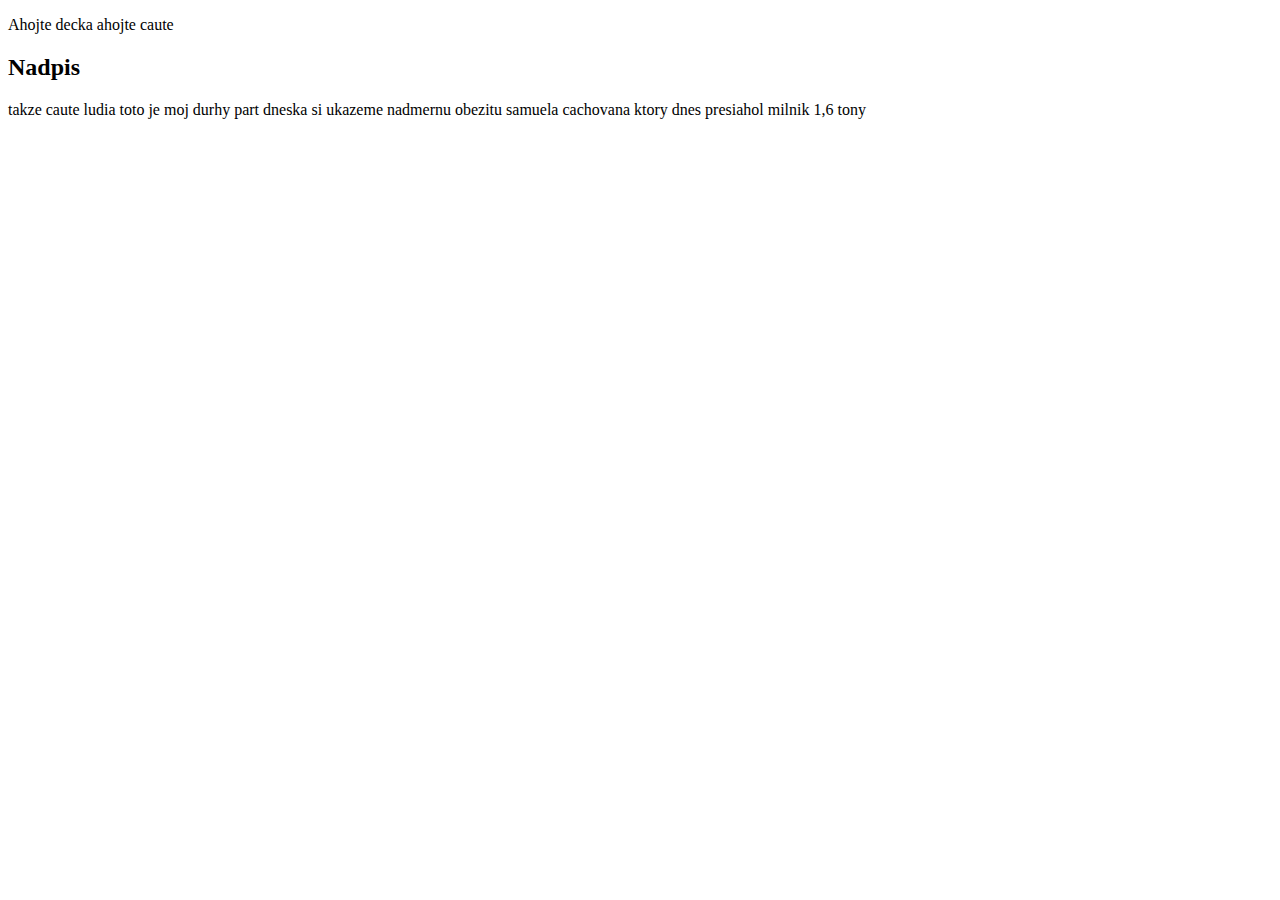
<file: 01_zakladna-struktura-stranky/02/index.html>
<!DOCTYPE html>
<html lang="en">
<head>
    <meta charset="UTF-8">
    <meta name="viewport" content="width=device-width, initial-scale=1.0">
    <title>Document</title>
</head>
<body>
<p> Ahojte decka ahojte caute
</p>

<h2>Nadpis</h2>

<p>takze caute ludia toto je moj durhy part dneska si ukazeme nadmernu obezitu samuela cachovana ktory dnes presiahol milnik 1,6 tony
</p>
    
</body>
</html>
</file>
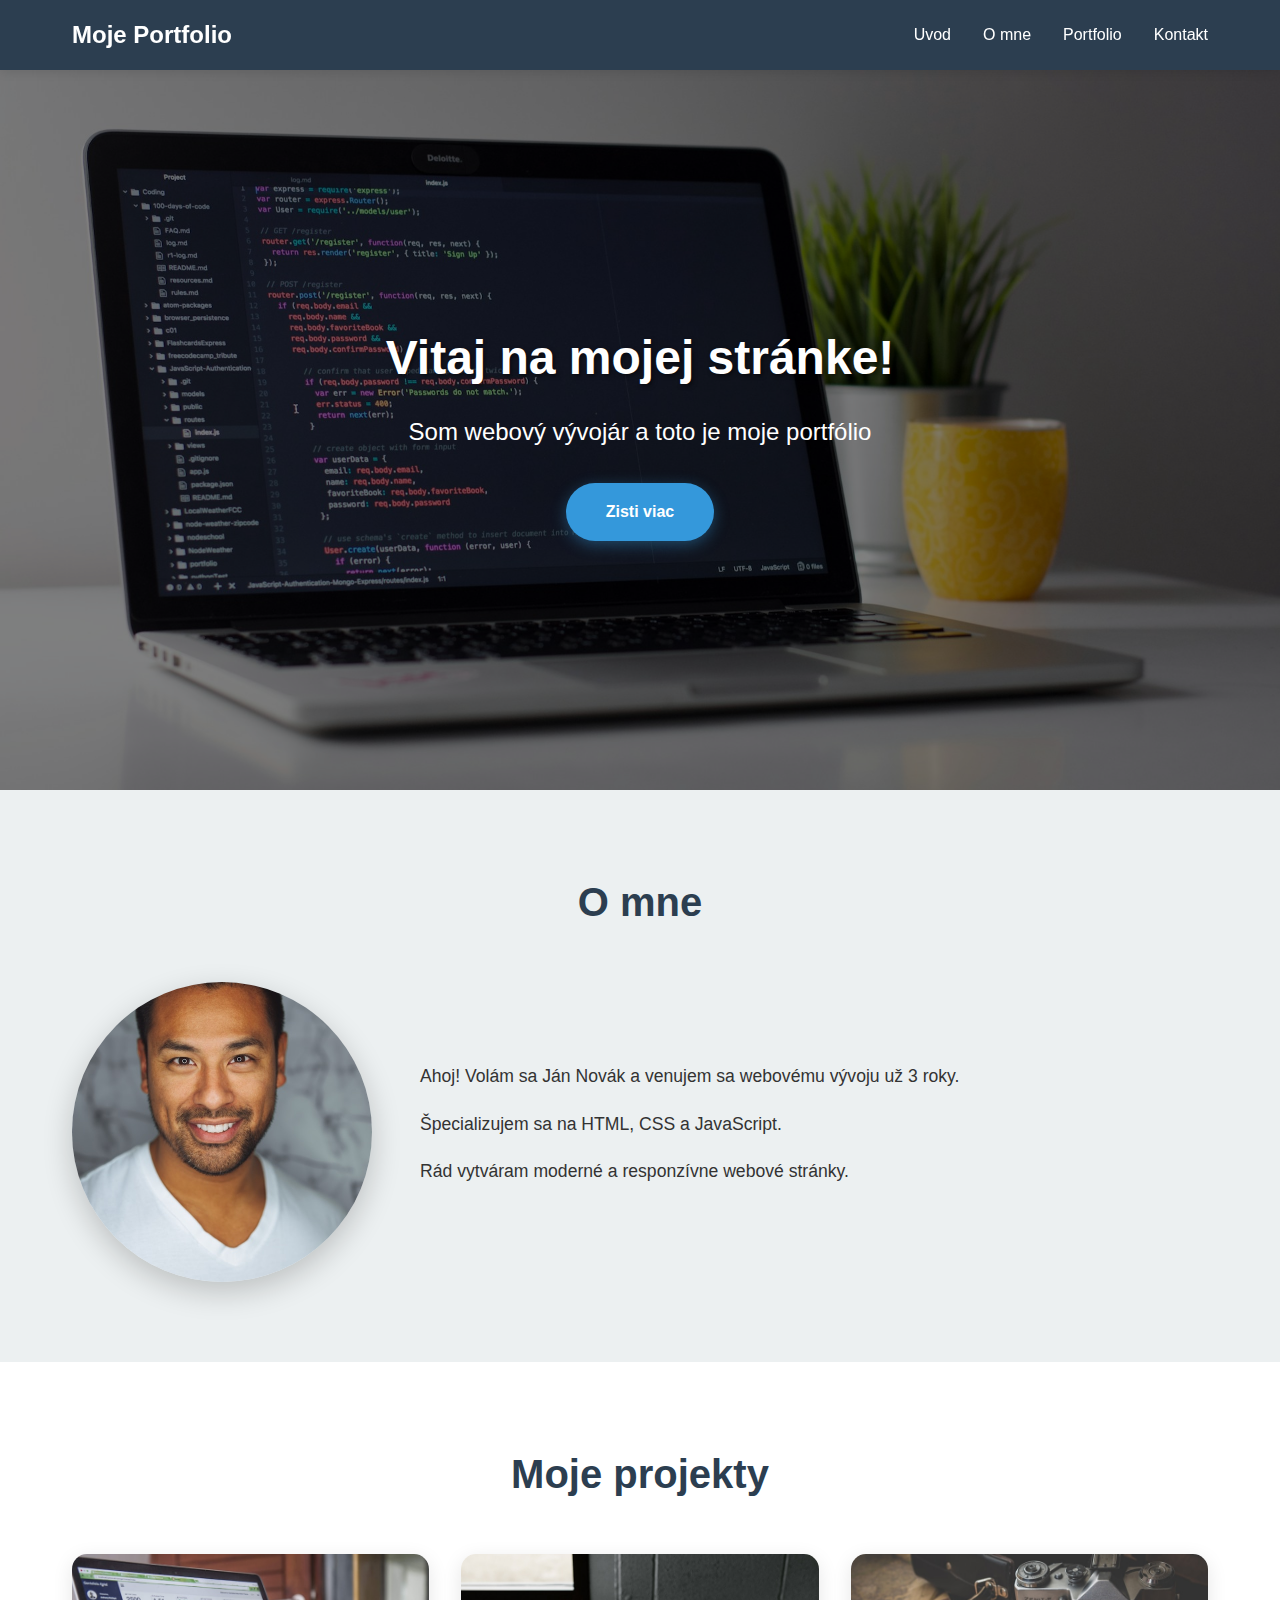
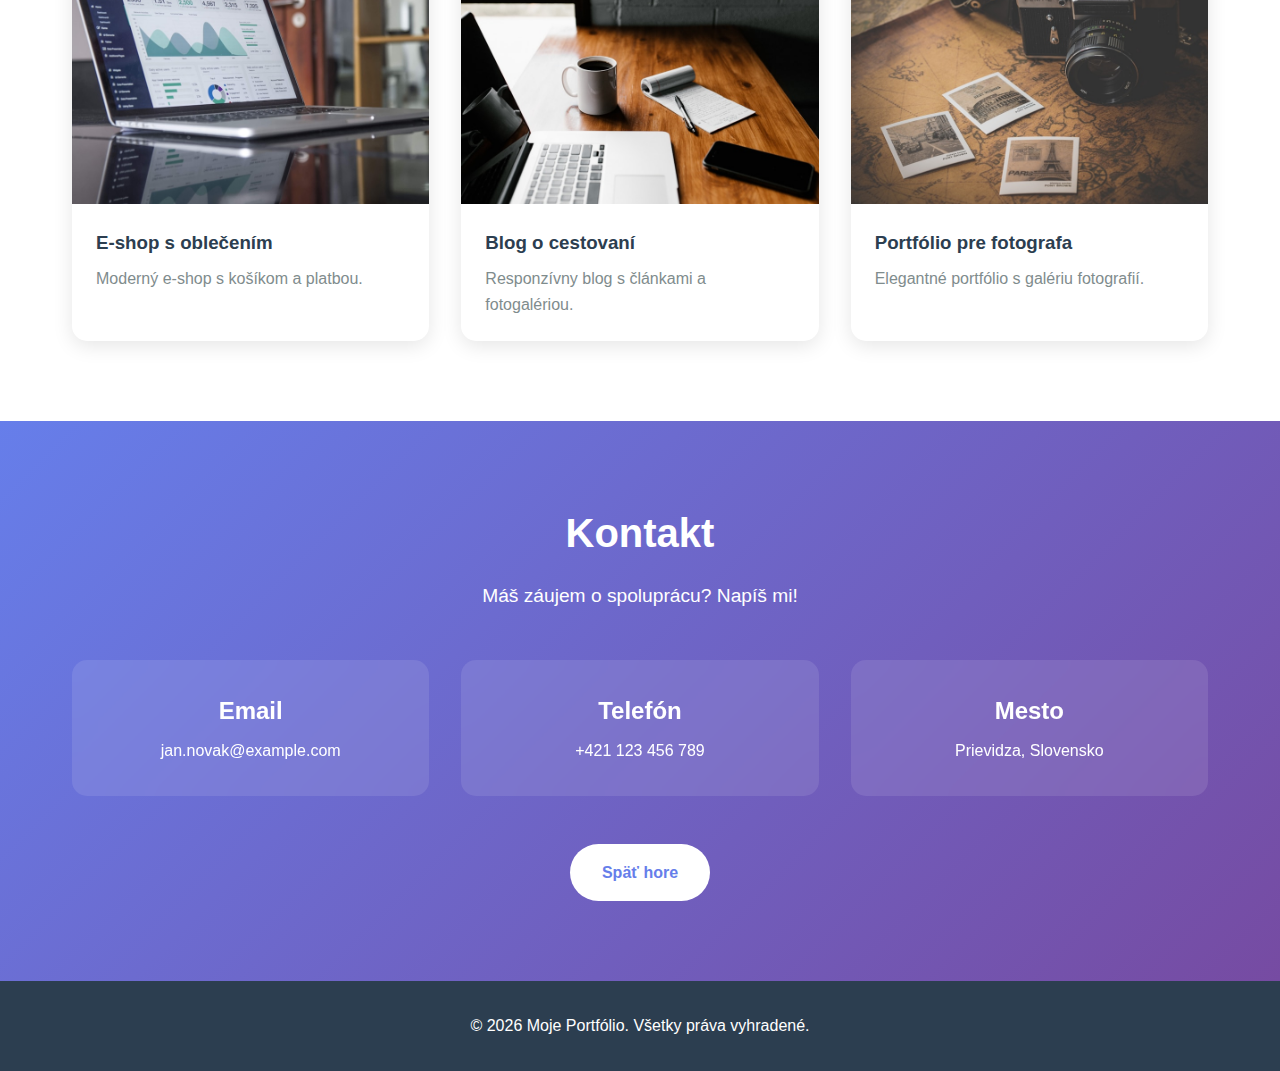
<file: Web/07/index.html>
<!DOCTYPE html>
<html lang="sk">
<head>
    <meta charset="UTF-8">
    <meta name="viewport" content="width=device-width, initial-scale=1.0">
    <title>Moje Portfólio</title>
    <link rel="stylesheet" href="assets/css/style.css">
</head>
<body>

    <!-- NAVIGÁCIA - odkazy na časti stránky -->
    <nav class="nav">
        <div class="container">
            <h1 class="nav__logo">Moje Portfolio</h1>
            <ul class="nav__list">
                <!-- TODO: dopln zoznam a pridaj odkazy na sekcie pomocou #id -->
                <li><a href="">Uvod</a></li>
                <li><a href="#o-mne">O mne</a></li>
                <li><a href="#portfolio">Portfolio</a></li>
                <li><a href="#kontakt">Kontakt</a></li>
            </ul>
        </div>
    </nav>

    <!-- HERO SEKCIA s obrázkom na pozadí -->
    <!-- TODO: V CSS pridaj background-image s relatívnou adresou -->
    <header class="hero">
        <div class="hero__content">
            <h1>Vitaj na mojej stránke!</h1>
            <p>Som webový vývojár a toto je moje portfólio</p>
            <!-- TODO: Pridaj odkaz na sekciu "o-mne" -->
            <a href="" class="hero__btn">Zisti viac</a>
        </div>
    </header>

    <!-- SEKCIA: O MNE -->
    <section class="about" id="o-mne">
        <div class="container">
            <h2>O mne</h2>
            <div class="about__content">
                <!-- TODO: Pridaj obrázok profile.jpg -->
                <img src="assets/images/profile.jpg" alt="Môj profil" class="about__img">
                <div class="about__text">
                    <p>Ahoj! Volám sa Ján Novák a venujem sa webovému vývoju už 3 roky.</p>
                    <p>Špecializujem sa na HTML, CSS a JavaScript.</p>
                    <p>Rád vytváram moderné a responzívne webové stránky.</p>
                </div>
            </div>
        </div>
    </section>

    <!-- SEKCIA: PORTFÓLIO -->
    <section class="portfolio" id="portfolio">
        <div class="container">
            <h2>Moje projekty</h2>
            <div class="portfolio__grid">
                
                <!-- Projekt 1 -->
                <div class="portfolio__card">
                    <!-- TODO: Pridaj obrázok projektu project-1.jpg -->
                    <img src="assets/images/project-1.jpg" alt="Projekt 1">
                    <h3>E-shop s oblečením</h3>
                    <p>Moderný e-shop s košíkom a platbou.</p>
                </div>

                <!-- Projekt 2 -->
                <div class="portfolio__card">
                    <!-- TODO: Pridaj obrázok projektu project-2.jpg) -->
                    <img src="assets/images/project-2.jpg" alt="Projekt 2">
                    <h3>Blog o cestovaní</h3>
                    <p>Responzívny blog s článkami a fotogalériou.</p>
                </div>

                <!-- Projekt 3 -->
                <div class="portfolio__card">
                    <!-- TODO: Pridaj obrázok projektu project-3.jpg) -->
                    <img src="assets/images/project-3.jpg" alt="Projekt 3">
                    <h3>Portfólio pre fotografa</h3>
                    <p>Elegantné portfólio s galériu fotografií.</p>
                </div>

            </div>
        </div>
    </section>

    <!-- SEKCIA: KONTAKT -->
    <section class="contact" id="kontakt"> 
        <div class="container">
            <h2>Kontakt</h2>
            <p>Máš záujem o spoluprácu? Napíš mi!</p>
            
            <div class="contact__info">
                <div class="contact__item">
                    <h3>Email</h3>
                    <p>jan.novak@example.com</p>
                </div>
                <div class="contact__item">
                    <h3>Telefón</h3>
                    <p>+421 123 456 789</p>
                </div>
                <div class="contact__item">
                    <h3>Mesto</h3>
                    <p>Prievidza, Slovensko</p>
                </div>
            </div>

            <!-- Odkaz späť hore -->
            <!-- TODO: Pridaj odkaz na sekciu #uvod -->
            <a href="" class="contact__btn-back"> Späť hore</a>
        </div>
    </section>

    <footer>
        <p>&copy; 2026 Moje Portfólio. Všetky práva vyhradené.</p>
    </footer>

</body>
</html>
</file>
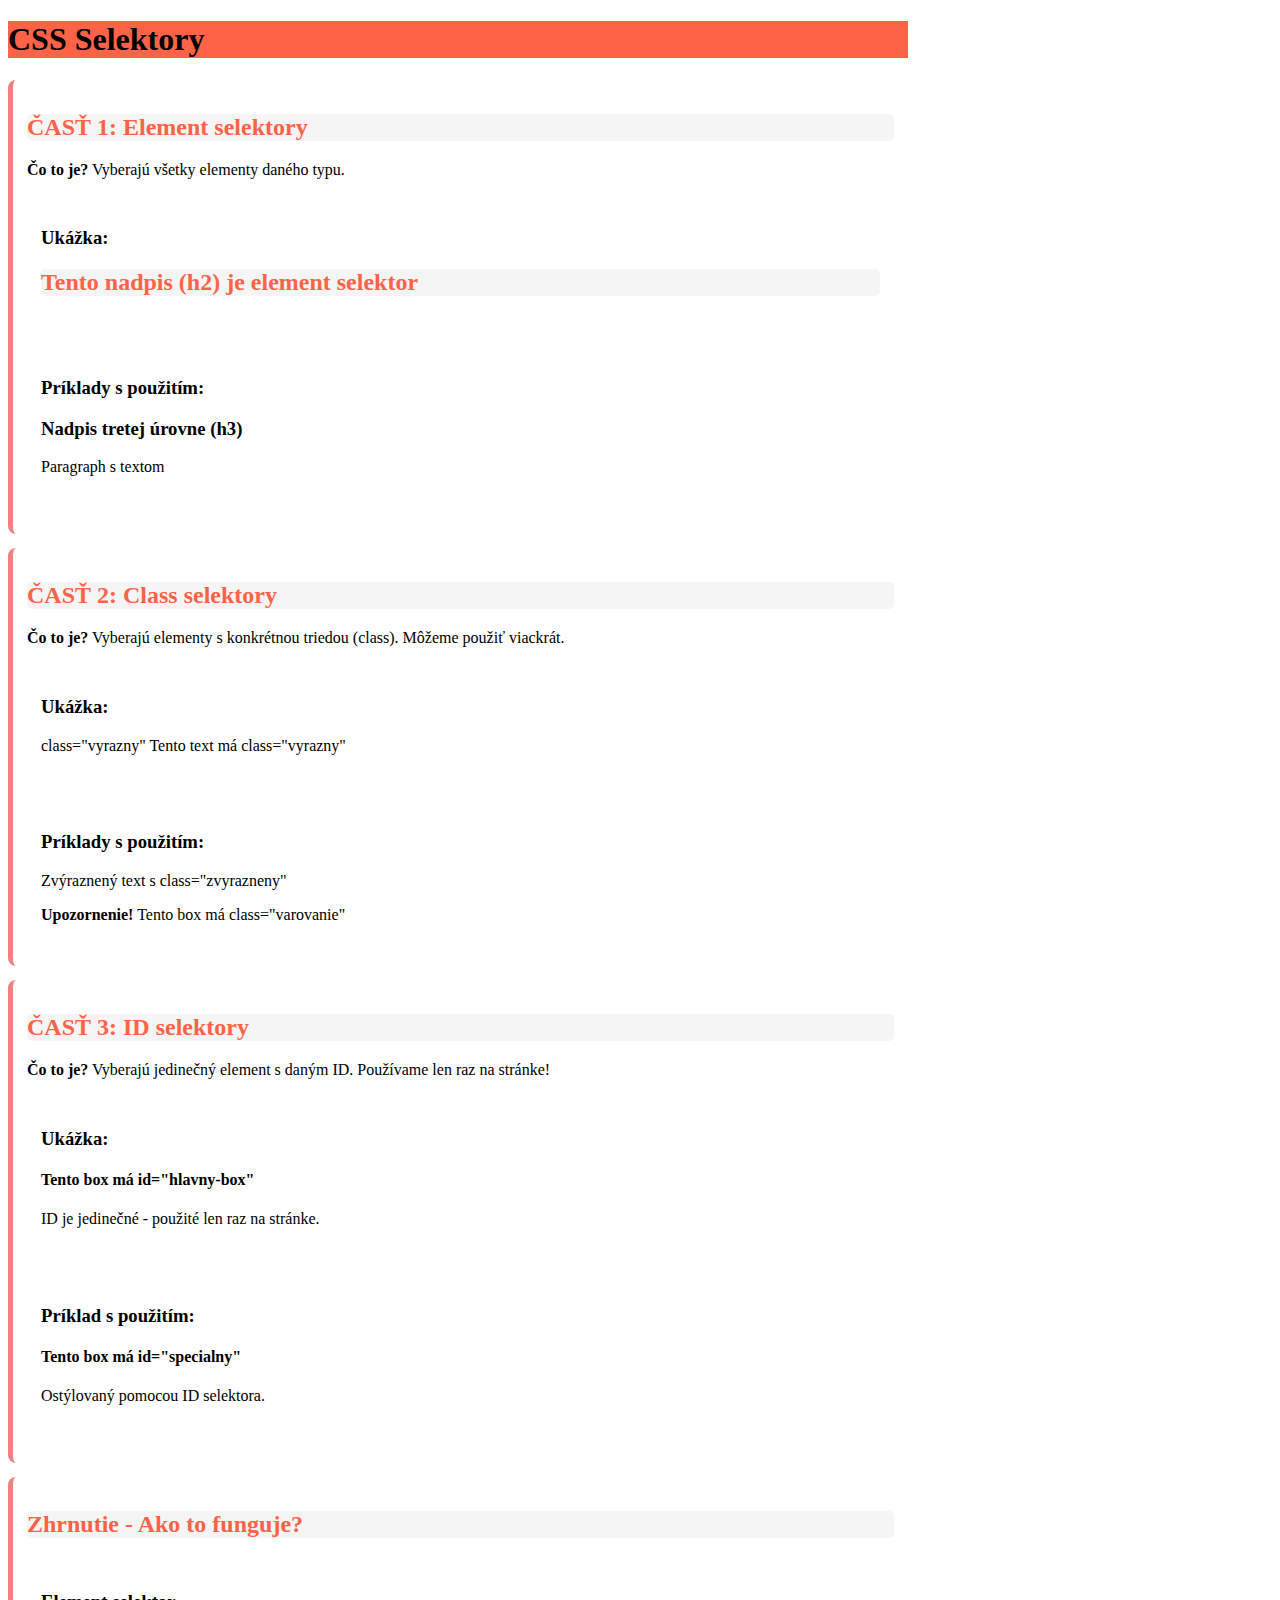
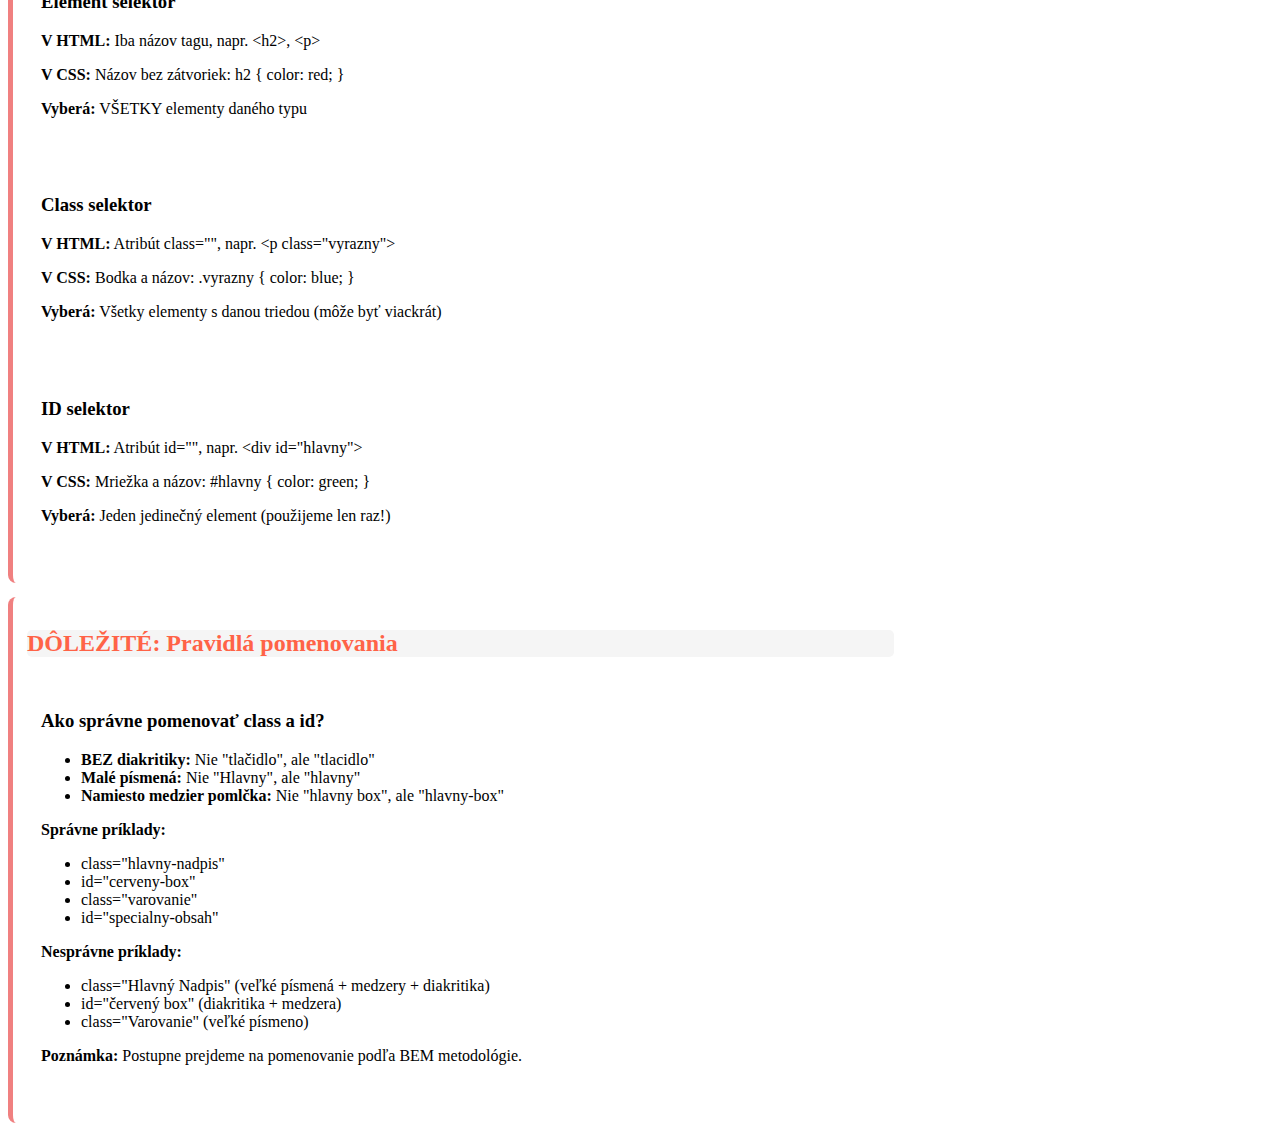
<file: Web/08/index.html>
<!DOCTYPE html>
<html lang="sk">
<head>
    <meta charset="UTF-8">
    <meta name="viewport" content="width=device-width, initial-scale=1.0">
    <link rel="stylesheet" href="assets/css/style.css">
    <title>06 CSS Selektory - Cvičenie</title>
</head>
<body>
    
    <h1>CSS Selektory</h1>
    
    <section>
        <h2>ČASŤ 1: Element selektory</h2>
        <p><strong>Čo to je?</strong> Vyberajú všetky elementy daného typu.</p>
        
        <article>
            <h3>Ukážka:</h3>
            <h2>Tento nadpis (h2) je element selektor</h2>
        </article>
        
        <article>
            <h3>Príklady s použitím:</h3>
            <h3>Nadpis tretej úrovne (h3)</h3>
            <p>Paragraph s textom</p>
        </article>
    </section>

    <section>
        <h2>ČASŤ 2: Class selektory</h2>
        <p><strong>Čo to je?</strong> Vyberajú elementy s konkrétnou triedou (class). Môžeme použiť viackrát.</p>
        
        <article>
            <h3>Ukážka:</h3>
            <p> class="vyrazny" Tento text má class="vyrazny"</p>
        </article>
        
        <article>
            <h3>Príklady s použitím:</h3>
            <p>Zvýraznený text s class="zvyrazneny"</p>
            <div>
                <strong>Upozornenie!</strong> Tento box má class="varovanie"
            </div>
        </article>
    </section>

    <section>
        <h2>ČASŤ 3: ID selektory</h2>
        <p><strong>Čo to je?</strong> Vyberajú jedinečný element s daným ID. Používame len raz na stránke!</p>
        
        <article>
            <h3>Ukážka:</h3>
            <div>
                <h4>Tento box má id="hlavny-box"</h4>
                <p>ID je jedinečné - použité len raz na stránke.</p>
            </div>
        </article>
        
        <article>
            <h3>Príklad s použitím:</h3>
            <div>
                <h4>Tento box má id="specialny"</h4>
                <p>Ostýlovaný pomocou ID selektora.</p>
            </div>
        </article>
    </section>

    <section>
        <h2>Zhrnutie - Ako to funguje?</h2>
        
        <article>
            <h3>Element selektor</h3>
            <p><strong>V HTML:</strong> Iba názov tagu, napr. &lt;h2&gt;, &lt;p&gt;</p>
            <p><strong>V CSS:</strong> Názov bez zátvoriek: h2 { color: red; }</p>
            <p><strong>Vyberá:</strong> VŠETKY elementy daného typu</p>
        </article>
        
        <article>
            <h3>Class selektor</h3>
            <p><strong>V HTML:</strong> Atribút class="", napr. &lt;p class="vyrazny"&gt;</p>
            <p><strong>V CSS:</strong> Bodka a názov: .vyrazny { color: blue; }</p>
            <p><strong>Vyberá:</strong> Všetky elementy s danou triedou (môže byť viackrát)</p>
        </article>
        
        <article>
            <h3>ID selektor</h3>
            <p><strong>V HTML:</strong> Atribút id="", napr. &lt;div id="hlavny"&gt;</p>
            <p><strong>V CSS:</strong> Mriežka a názov: #hlavny { color: green; }</p>
            <p><strong>Vyberá:</strong> Jeden jedinečný element (použijeme len raz!)</p>
        </article>
    </section>
    <section>
        <h2>DÔLEŽITÉ: Pravidlá pomenovania</h2>
        
        <article>
            <h3>Ako správne pomenovať class a id?</h3>
            <ul>
                <li><strong>BEZ diakritiky:</strong> Nie "tlačidlo", ale "tlacidlo"</li>
                <li><strong>Malé písmená:</strong> Nie "Hlavny", ale "hlavny"</li>
                <li><strong>Namiesto medzier pomlčka:</strong> Nie "hlavny box", ale "hlavny-box"</li>
            </ul>
            
            <p><strong>Správne príklady:</strong></p>
            <ul>
                <li>class="hlavny-nadpis"</li>
                <li>id="cerveny-box"</li>
                <li>class="varovanie"</li>
                <li>id="specialny-obsah"</li>
            </ul>
            
            <p><strong>Nesprávne príklady:</strong></p>
            <ul>
                <li>class="Hlavný Nadpis" (veľké písmená + medzery + diakritika)</li>
                <li>id="červený box" (diakritika + medzera)</li>
                <li>class="Varovanie" (veľké písmeno)</li>
            </ul>
            
            <p><strong>Poznámka:</strong> Postupne prejdeme na pomenovanie podľa BEM metodológie.</p>
        </article>
    </section>
</body>
</html>
</file>
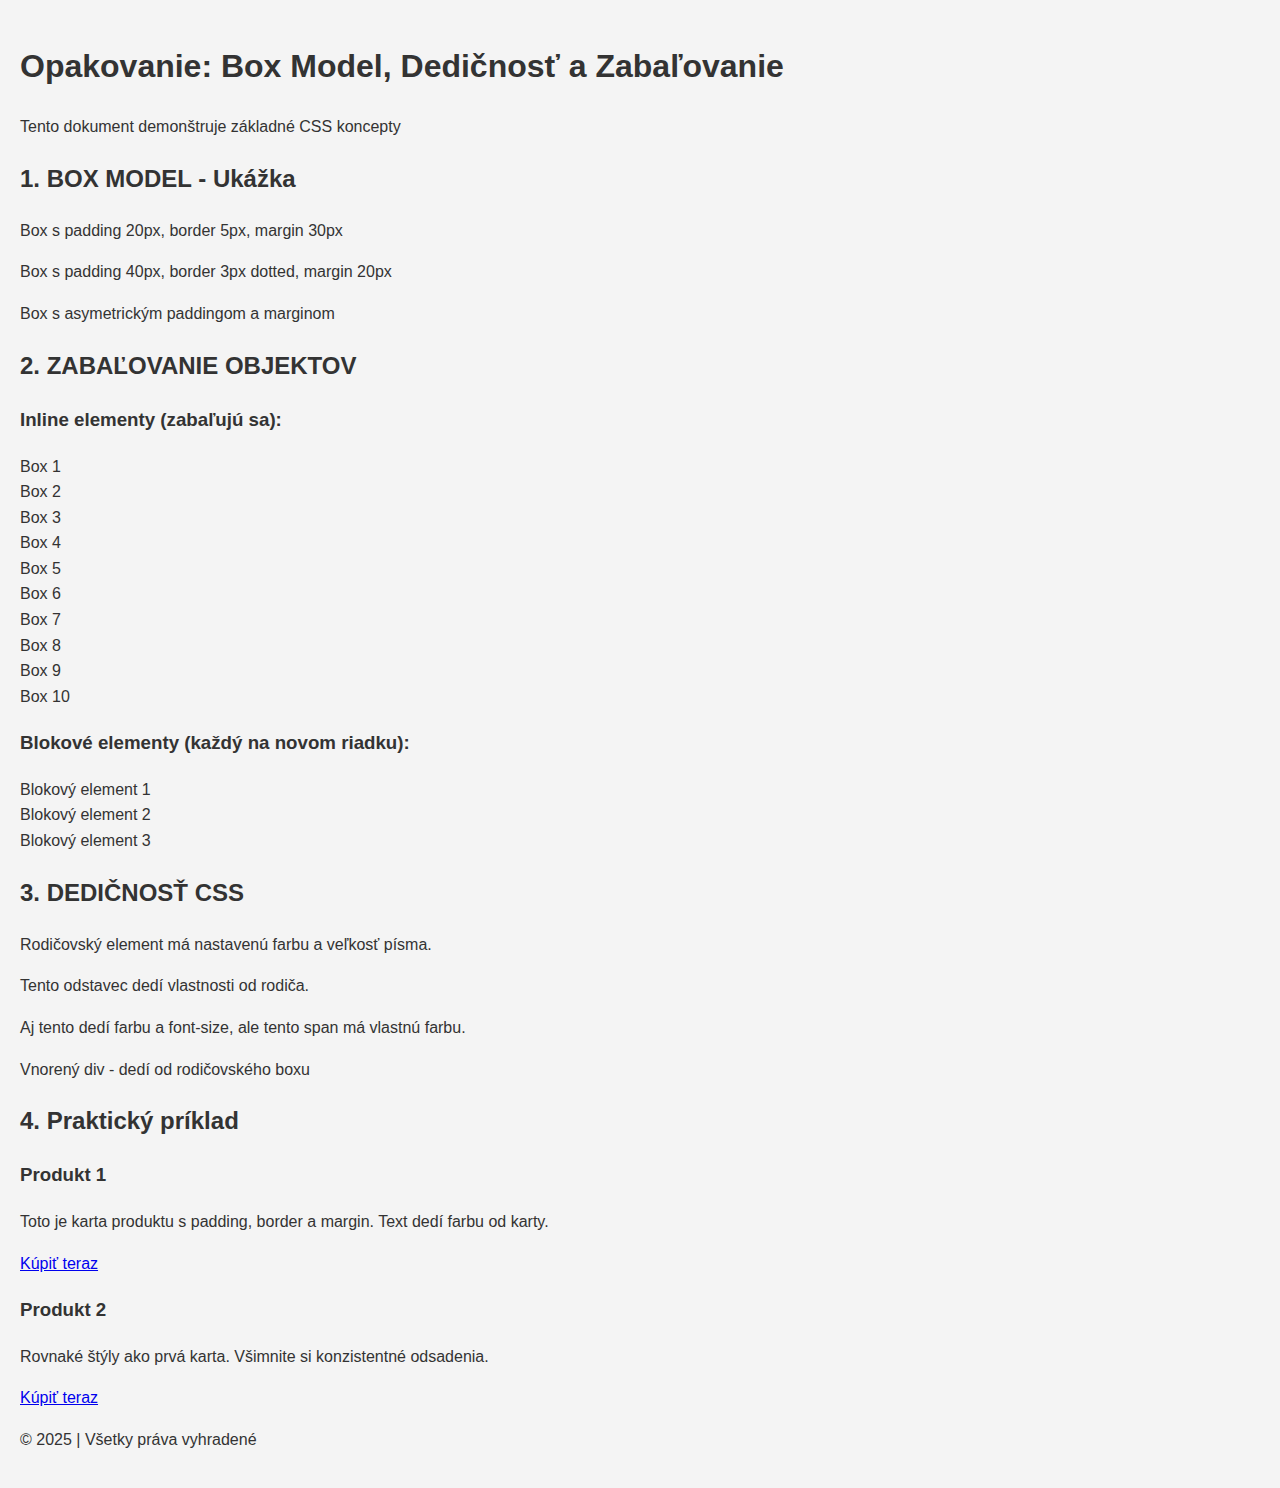
<file: Web/09/index.html>
<!doctype html>
<html lang="sk">
<head>
    <meta charset="utf-8">
    <meta name="viewport" content="width=device-width, initial-scale=1.0">
    <title>Opakovanie: Box Model, Dedičnosť, Zabaľovanie</title>
    <link rel="stylesheet" href="assets/css/style.css">

</head>

<body>
    <!-- 
    ===============================================
    DEDIČNOSŤ CSS (CSS Inheritance)
    ===============================================
    Tu budeme ukazovať, ako vlastnosti nastavené na body element
    sa automaticky prenášajú (dedia) na všetky vnorené elementy.
    
    Napríklad: Ak nastavíme farbu textu na body, všetky h1, p, div
    budú mať tú istú farbu (ak im ju neprepisujeme).
    -->
 
    <h1>Opakovanie: Box Model, Dedičnosť a Zabaľovanie</h1>
    <p>Tento dokument demonštruje základné CSS koncepty</p>

    <!-- 
    ===============================================
    BOX MODEL - Časť 1
    ===============================================
    BOX MODEL znamená, že každý HTML element je obdĺžnik zložený z:
    1. CONTENT - samotný obsah (text, obrázok)
    2. PADDING - vnútorný priestor okolo obsahu
    3. BORDER - rámček okolo paddingu
    4. MARGIN - vonkajší priestor mimo border
    
    Nasledujúce tri boxy budú mať rôzne veľkosti padding, border a margin.
    Vytvoríme si vlastné triedy a naštýlujeme ich.
    -->

    <h2>1. BOX MODEL - Ukážka</h2>
    
    <!-- Tento box bude mať symetrický padding, border a margin -->
    <div>
        <p>Box s padding 20px, border 5px, margin 30px</p>
    </div>

    <!-- Tento box bude mať väčší padding a bodkovaný border -->
    <div>
        <p>Box s padding 40px, border 3px dotted, margin 20px</p>
    </div>

    <!-- Tento box bude mať rôzny padding a margin na každej strane -->
    <div>
        <p>Box s asymetrickým paddingom a marginom</p>
    </div>

    <!-- 
    ===============================================
    ZABAĽOVANIE OBJEKTOV - Časť 2
    ===============================================
    HTML elementy sa delia na:
    
    INLINE elementy (span, a, strong, em):
    - Idú za sebou na jednom riadku
    - Keď nie je dosť miesta, ZABALIA sa na ďalší riadok
    - Príklad: slová v odstavci
    
    BLOKOVÉ elementy (div, p, h1):
    - Každý začína na NOVOM riadku
    - Zaberajú celú šírku
    - Príklad: odstavce pod sebou
    
    Teraz si to ukážeme na príkladoch.
    -->

    <h2>2. ZABAĽOVANIE OBJEKTOV</h2>
    
    <h3>Inline elementy (zabaľujú sa):</h3>
    
    <!-- 
    Tento kontajner obmedzíme na šírku, aby sme videli zabaľovanie.
    Tieto divy zmeníme na inline elementy (napr. span alebo display: inline-block)
    a naštýlujeme ich ako farebné boxy.
    -->
    <div>
        <div>Box 1</div>
        <div>Box 2</div>
        <div>Box 3</div>
        <div>Box 4</div>
        <div>Box 5</div>
        <div>Box 6</div>
        <div>Box 7</div>
        <div>Box 8</div>
        <div>Box 9</div>
        <div>Box 10</div>
    </div>

    <h3>Blokové elementy (každý na novom riadku):</h3>
    
    <!-- Tieto divy ostanú blokové - každý na novom riadku -->
    <div>Blokový element 1</div>
    <div>Blokový element 2</div>
    <div>Blokový element 3</div>

    <!-- 
    ===============================================
    DEDIČNOSŤ - Časť 3
    ===============================================
    DEDIČNOSŤ znamená, že vnorené elementy preberajú (dedia) vlastnosti
    od svojich rodičov.
    
    VLASTNOSTI, KTORÉ SA DEDIA:
    - color (farba textu)
    - font-family (typ písma)
    - font-size (veľkosť písma)
    - line-height (výška riadku)
    - text-align
    
    VLASTNOSTI, KTORÉ SA NEDEDIA:
    - padding, margin, border
    - background-color
    - width, height
    
    Tento rodičovský box dostane farbu a veľkosť písma.
    Všetky vnorené elementy (odstavce, divy) to zdedia.
    -->

    <h2>3. DEDIČNOSŤ CSS</h2>
    
    <!-- Tento div bude mať nastavenú farbu a veľkosť písma -->
    <div>
        <p>Rodičovský element má nastavenú farbu a veľkosť písma.</p>
        <p>Tento odstavec dedí vlastnosti od rodiča.</p>
        <p>Aj tento dedí farbu a font-size, ale tento span má vlastnú farbu.</p>
        
        <!-- Tento vnorený div tiež dedí od rodiča -->
        <div>
            <p>Vnorený div - dedí od rodičovského boxu</p>
        </div>
    </div>

    <!-- 
    ===============================================
    PRAKTICKÝ PRÍKLAD - Časť 4
    ===============================================
    Tu spojíme všetky naučené koncepty:
    
    1. BOX MODEL - karta bude mať padding, border, margin
    2. DEDIČNOSŤ - farba textu sa zdedí na h3 a p
    3. INLINE/BLOCK - tlačidlo je inline element, upravíme ho
    
    Vytvoríme karty produktov s profesionálnym vzhľadom.
    Môžeme použit aj sémantický element <article> namiesto <div>.
    -->

    <h2>4. Praktický príklad</h2>
    
    <!-- Karta produktu - naštýlujeme ju ako box s obsahom -->
    <div>
        <h3>Produkt 1</h3>
        <p>Toto je karta produktu s padding, border a margin. Text dedí farbu od karty.</p>
        <a href="#">Kúpiť teraz</a>
    </div>

    <!-- Druhá karta s rovnakými štýlmi -->
    <div>
        <h3>Produkt 2</h3>
        <p>Rovnaké štýly ako prvá karta. Všimnite si konzistentné odsadenia.</p>
        <a href="#">Kúpiť teraz</a>
    </div>

    <p>&copy; 2025 | Všetky práva vyhradené</p>

</body>
</html>
</file>
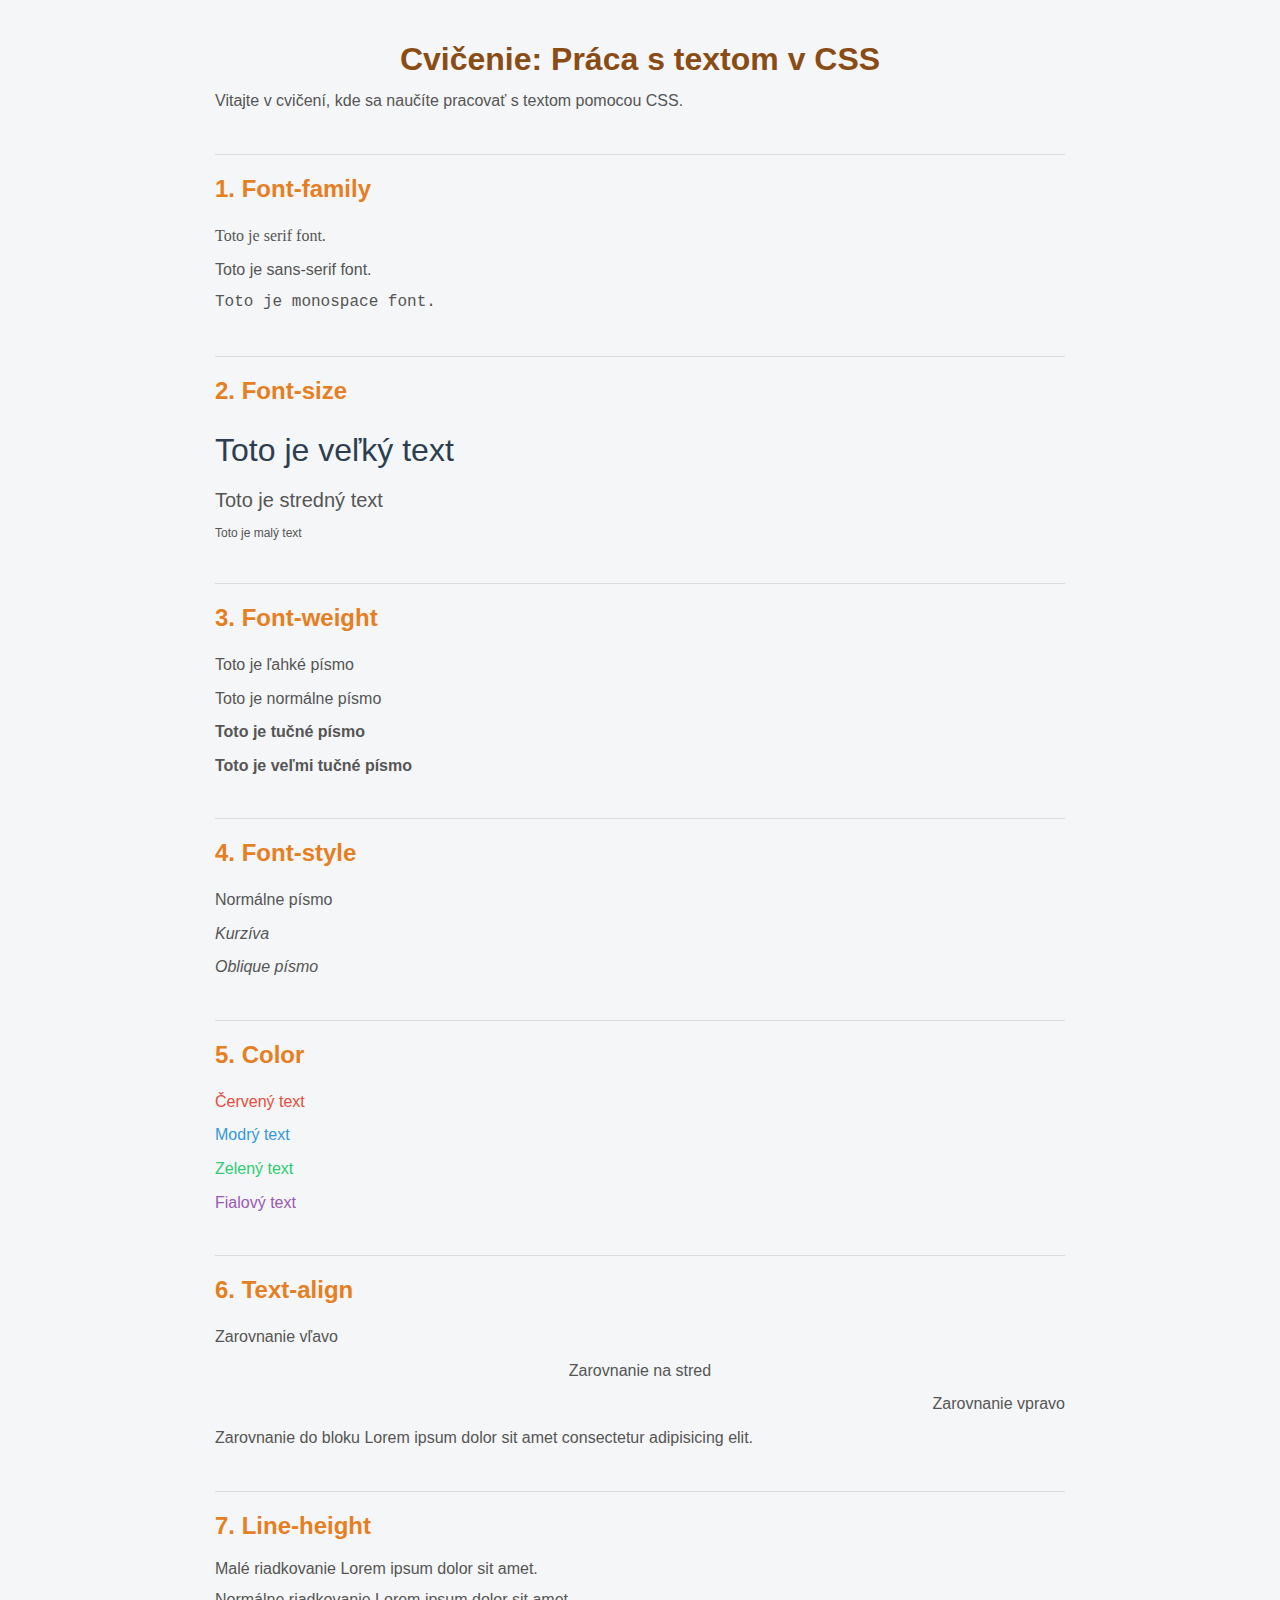
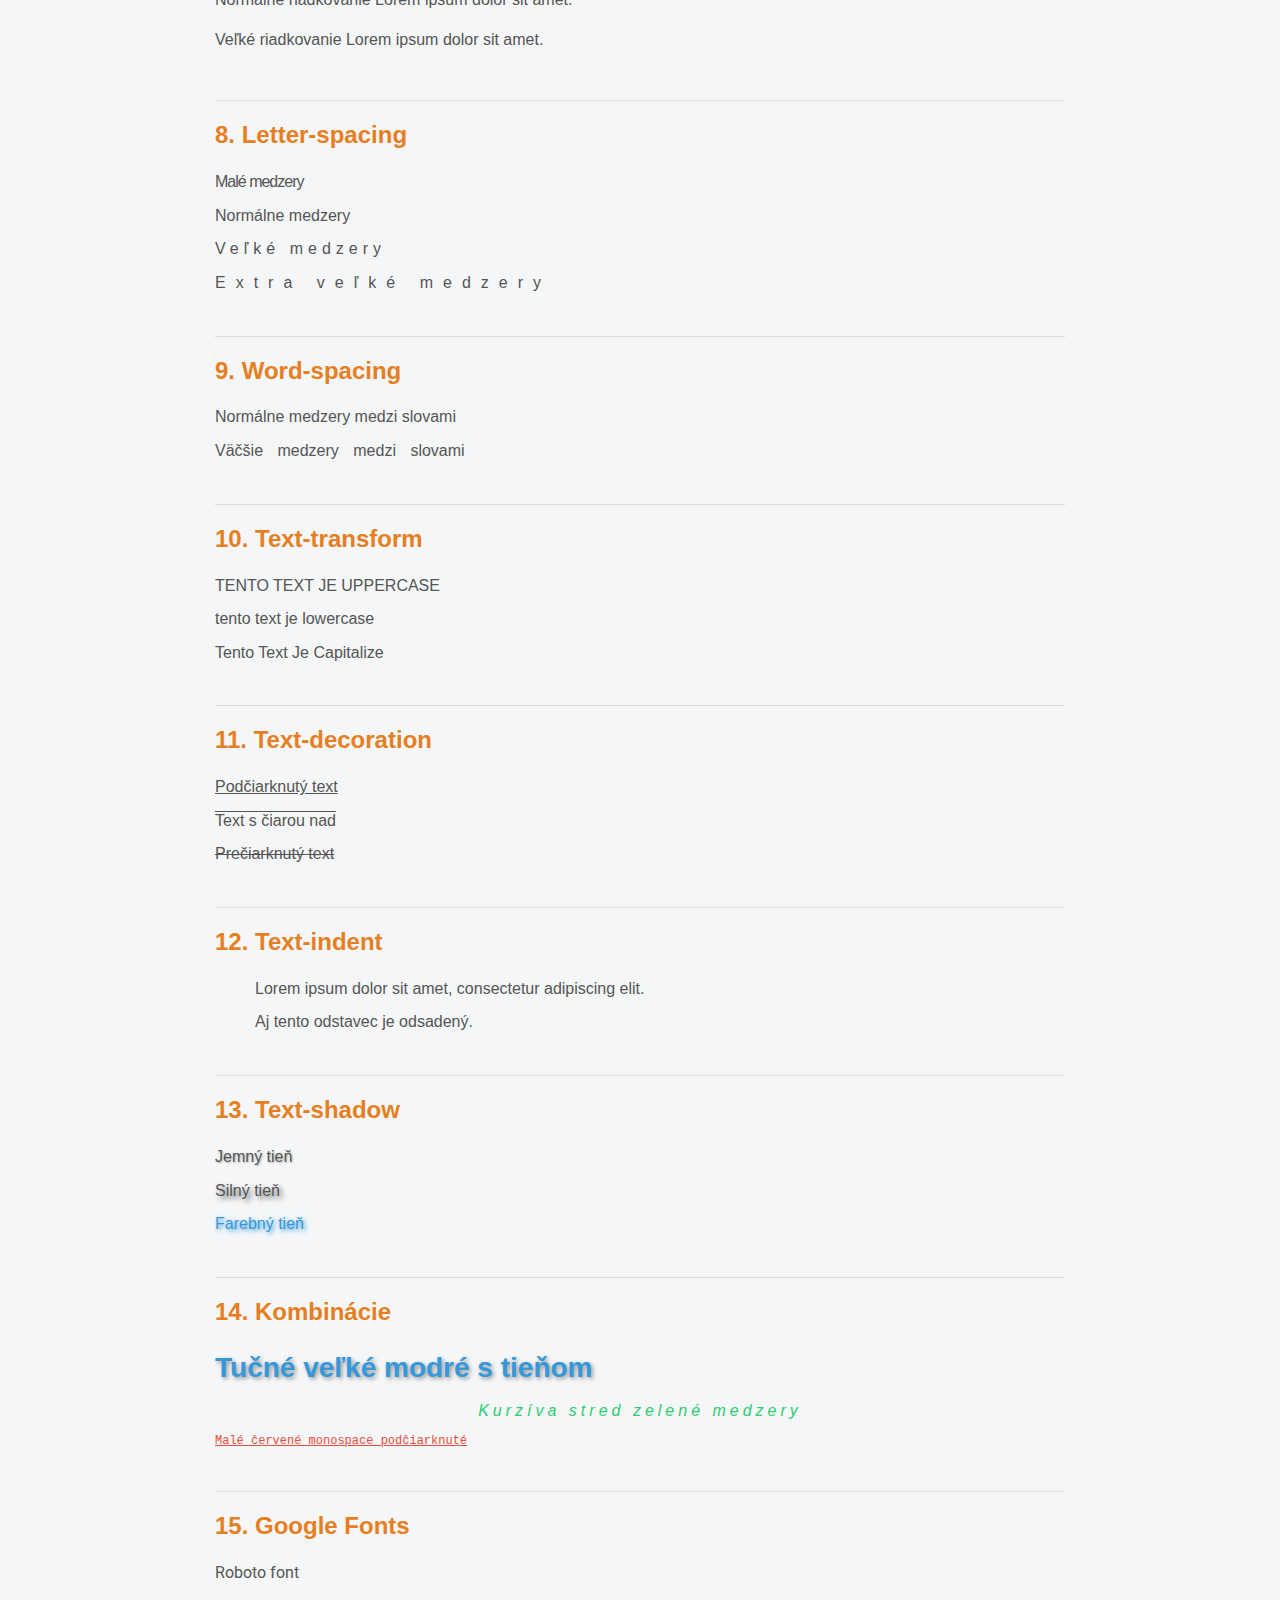
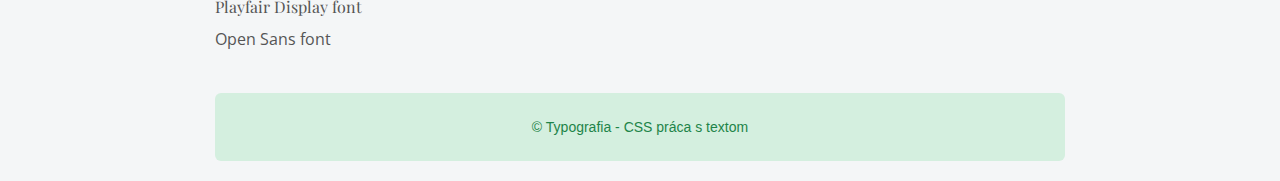
<file: Web/DU/index.html>
<!DOCTYPE html>
<html lang="sk">
<head>
    <meta charset="UTF-8">
    <meta name="viewport" content="width=device-width, initial-scale=1.0">
    <title>Cvičenie - Práca s textom</title>
    <link rel="stylesheet" href="assets/css/style.css">

    <!-- Google Fonts -->
    <link href="https://fonts.googleapis.com/css2?family=Roboto&family=Playfair+Display&family=Open+Sans&display=swap" rel="stylesheet">
</head>

<body>

<h1>Cvičenie: Práca s textom v CSS</h1>

<p>Vitajte v cvičení, kde sa naučíte pracovať s textom pomocou CSS.</p>

<h2>1. Font-family</h2>
<p class="serif">Toto je serif font.</p>
<p class="sans">Toto je sans-serif font.</p>
<p class="mono">Toto je monospace font.</p>

<h2>2. Font-size</h2>
<p class="big">Toto je veľký text</p>
<p class="medium">Toto je stredný text</p>
<p class="small">Toto je malý text</p>

<h2>3. Font-weight</h2>
<p class="light">Toto je ľahké písmo</p>
<p class="normal">Toto je normálne písmo</p>
<p class="bold">Toto je tučné písmo</p>
<p class="black">Toto je veľmi tučné písmo</p>

<h2>4. Font-style</h2>
<p class="normal-style">Normálne písmo</p>
<p class="italic">Kurzíva</p>
<p class="oblique">Oblique písmo</p>

<h2>5. Color</h2>
<p class="red">Červený text</p>
<p class="blue">Modrý text</p>
<p class="green">Zelený text</p>
<p class="purple">Fialový text</p>

<h2>6. Text-align</h2>
<p class="left">Zarovnanie vľavo</p>
<p class="center">Zarovnanie na stred</p>
<p class="right">Zarovnanie vpravo</p>
<p class="justify">Zarovnanie do bloku Lorem ipsum dolor sit amet consectetur adipisicing elit.</p>

<h2>7. Line-height</h2>
<p class="lh-small">Malé riadkovanie Lorem ipsum dolor sit amet.</p>
<p class="lh-normal">Normálne riadkovanie Lorem ipsum dolor sit amet.</p>
<p class="lh-big">Veľké riadkovanie Lorem ipsum dolor sit amet.</p>

<h2>8. Letter-spacing</h2>
<p class="ls-small">Malé medzery</p>
<p class="ls-normal">Normálne medzery</p>
<p class="ls-big">Veľké medzery</p>
<p class="ls-xbig">Extra veľké medzery</p>

<h2>9. Word-spacing</h2>
<p class="ws-normal">Normálne medzery medzi slovami</p>
<p class="ws-big">Väčšie medzery medzi slovami</p>

<h2>10. Text-transform</h2>
<p class="upper">tento text je uppercase</p>
<p class="lower">TENTO TEXT JE LOWERCASE</p>
<p class="capitalize">tento text je capitalize</p>

<h2>11. Text-decoration</h2>
<p class="underline">Podčiarknutý text</p>
<p class="overline">Text s čiarou nad</p>
<p class="line">Prečiarknutý text</p>

<h2>12. Text-indent</h2>
<p class="indent">Lorem ipsum dolor sit amet, consectetur adipiscing elit.</p>
<p class="indent">Aj tento odstavec je odsadený.</p>

<h2>13. Text-shadow</h2>
<p class="shadow-soft">Jemný tieň</p>
<p class="shadow-hard">Silný tieň</p>
<p class="shadow-color">Farebný tieň</p>

<h2>14. Kombinácie</h2>
<p class="combo1">Tučné veľké modré s tieňom</p>
<p class="combo2">Kurzíva stred zelené medzery</p>
<p class="combo3">Malé červené monospace podčiarknuté</p>

<h2>15. Google Fonts</h2>
<p class="roboto">Roboto font</p>
<p class="playfair">Playfair Display font</p>
<p class="opensans">Open Sans font</p>

<footer>
<p>© Typografia - CSS práca s textom</p>
</footer>

</body>
</html>
</file>
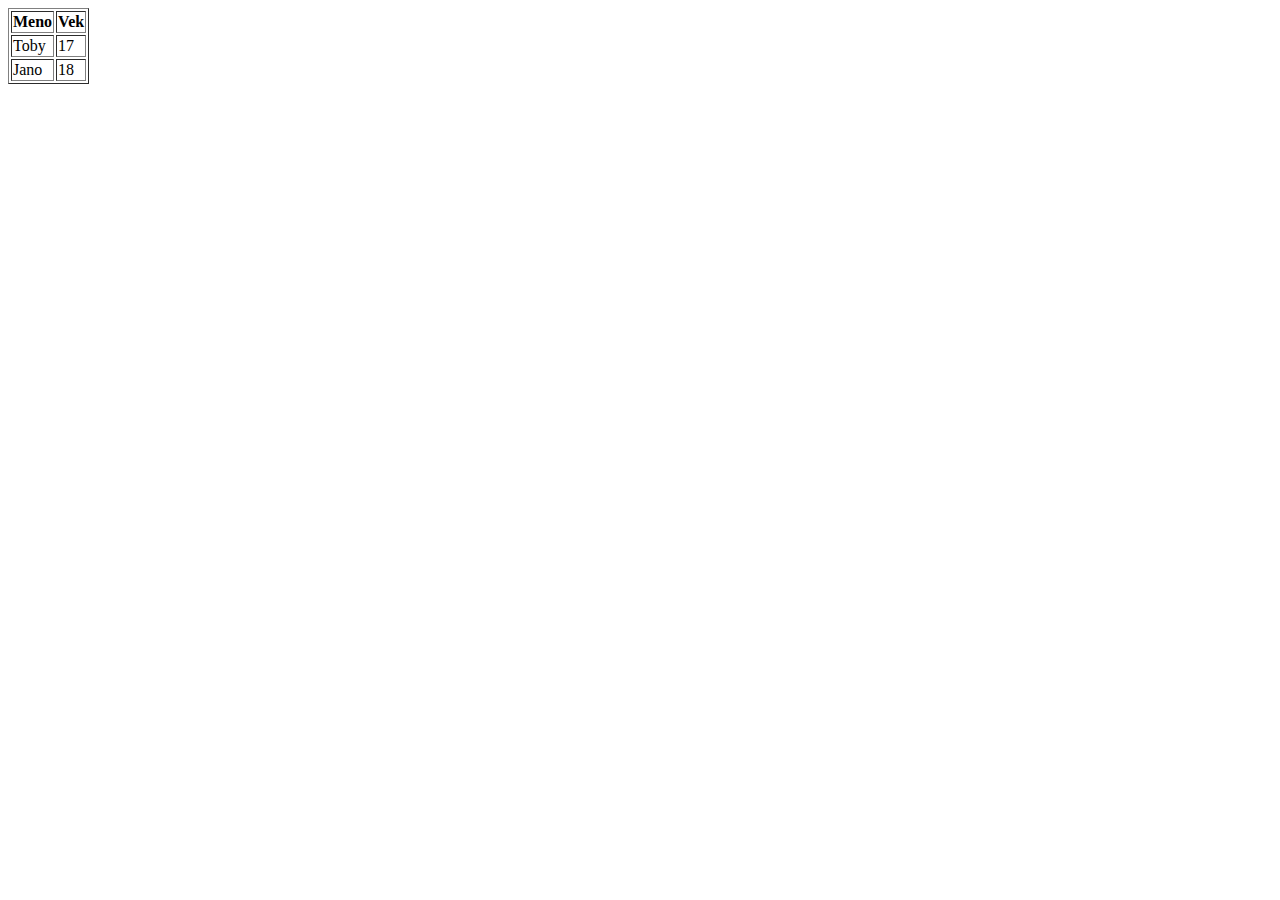
<file: Web/Dura/index.html>
<!DOCTYPE html>
<html>
<head>
    <meta charset="UTF-8">
    <title>Tabuľka</title>
</head>
<body>

<table border="1">
    <tr>
        <th>Meno</th>
        <th>Vek</th>
    </tr>
    <tr>
        <td>Toby</td>
        <td>17</td>
    </tr>
    <tr>
        <td>Jano</td>
        <td>18</td>
    </tr>
</table>

</body>
</html>
</file>
<file: Web/08/assets/css/style.css>
h2{
    color:tomato;
    background-color: whitesmoke;
    border-radius: 5px;

}

.vyrazny{
    color:aliceblue;
    background-color: gray;
    padding: 15px;
    border-radius: 5px;
    border-left: 4px solid blue;
    font-weight: bold;
}

h1{
    background-color: tomato;
}

#hlavny-box{
    background-color: tomato;
    color:aliceblue;
}

body{
    max-width: 900px;
    margin: 0 auto
    padding: 20px;

}

section{
    border-left: 5px solid lightcoral;
    background-color:white;
    border-radius: 8px;
    padding: 14px;
    margin-bottom: 14px;
}

article{
    background-color: #fff;
    padding: 14px;
    border-radius: 4px;
    margin-bottom: 14px;

}
</file>
<file: Web/09/assets/css/style.css>
:root {
    --header: #2c3e50;
    --biela: #f4f4f4;
}

body {
    font-family: Arial, sans-serif;    /* Dedí sa na všetky elementy */
    font-size: 16px;                   /* Dedí sa */
    line-height: 1.6;                  /* Dedí sa */
    color: #333;                       /* Dedí sa */
    background-color: #f4f4f4;         /* Nededí sa */
    margin: 0;                         /* Nededí sa */
    padding: 20px;                     /* Nededí sa */
}

header{
    text-align: center;
    background-color: var(--header);
    color: var(--biela);
    padding: 20px;
    margin-bottom: 40px;
    border: 2px solid purple;
}

.ukazka-zabalenie{
    background-color: var(--biela);
}
</file>
<file: Web/DU/assets/css/style.css>
/* "zijeme len raz" Kolic 2026*/
body{
    font-family: Arial, sans-serif;
    background:#f4f6f7;
    max-width:850px;
    margin:auto;
    padding:20px;
    color:#555;
}



h1{
    text-align:center;
    color:#8a4c15;
    margin-bottom:10px;
}

h2{
    color:#E67E22;
    margin-top:40px;
    padding-top:20px;
    border-top:1px solid #dcdcdc;
}



p{
    line-height:1.6;
    margin:8px 0;
}



.serif{font-family: Georgia, serif;}
.sans{font-family: Arial, sans-serif;}
.mono{font-family: Consolas, monospace;}



.big{font-size:32px; color:#2c3e50;}
.medium{font-size:20px;}
.small{font-size:12px;}



.light{font-weight:300;}
.normal{font-weight:400;}
.bold{font-weight:700;}
.black{font-weight:900;}



.normal-style{font-style:normal;}
.italic{font-style:italic;}
.oblique{font-style:oblique;}



.red{color:#e74c3c;}
.blue{color:#3498db;}
.green{color:#2ecc71;}
.purple{color:#9b59b6;}



.left{text-align:left;}
.center{text-align:center;}
.right{text-align:right;}
.justify{text-align:justify;}



.lh-small{line-height:1.2;}
.lh-normal{line-height:1.6;}
.lh-big{line-height:2.5;}



.ls-small{letter-spacing:-1px;}
.ls-normal{letter-spacing:0;}
.ls-big{letter-spacing:5px;}
.ls-xbig{letter-spacing:10px;}



.ws-big{word-spacing:10px;}



.upper{text-transform:uppercase;}
.lower{text-transform:lowercase;}
.capitalize{text-transform:capitalize;}




.underline{text-decoration:underline;}
.overline{text-decoration:overline;}
.line{text-decoration:line-through;}




.indent{text-indent:40px;}




.shadow-soft{text-shadow:1px 1px 2px rgba(0,0,0,0.3);}
.shadow-hard{text-shadow:3px 3px 5px rgba(0,0,0,0.6);}
.shadow-color{
    text-shadow:2px 2px 4px #3498db;
    color:#3498db;
}



.combo1{
    font-size:28px;
    font-weight:700;
    color:#3498db;
    text-shadow:2px 2px 4px rgba(0,0,0,0.4);
}

.combo2{
    font-style:italic;
    text-align:center;
    color:#2ecc71;
    letter-spacing:4px;
}

.combo3{
    font-size:12px;
    color:#e74c3c;
    font-family:monospace;
    text-decoration:underline;
}



.roboto{font-family:'Roboto', sans-serif;}
.playfair{font-family:'Playfair Display', serif;}
.opensans{font-family:'Open Sans', sans-serif;}



footer{
    background:#d4efdf;
    padding:15px;
    margin-top:40px;
    border-radius:6px;
    text-align:center;
    color:#1e8449;
    font-size:14px;
}
</file>
<file: Web/07/assets/css/style.css>
/* RESET */
* {
    margin: 0;
    padding: 0;
    box-sizing: border-box;
}

body {
    font-family: 'Segoe UI', Tahoma, Geneva, Verdana, sans-serif;
    line-height: 1.6;
    color: #333;
}

/* Plynulé scrollovanie pri kliknutí na odkazy */
html {
    scroll-behavior: smooth;
}

.container {
    max-width: 1200px;
    margin: 0 auto;
    padding: 0 2rem;
}

/* ===== NAVIGÁCIA ===== */
.nav {
    background: #2c3e50;
    color: white;
    padding: 1rem 0;
    position: sticky;
    top: 0;
    z-index: 100;
    box-shadow: 0 2px 10px rgba(0,0,0,0.1);
}

.nav .container {
    display: flex;
    justify-content: space-between;
    align-items: center;
}

.nav__logo {
    font-size: 1.5rem;
    font-weight: bold;
}

.nav__list {
    display: flex;
    gap: 2rem;
    list-style: none;
}

.nav__list a {
    color: white;
    text-decoration: none;
    font-weight: 500;
    transition: color 0.3s;
}

.nav__list a:hover {
    color: #3498db;
}

/* ===== HERO SEKCIA ===== */
.hero {
    /* Pridaj hero.jpg ako background-image background-image:  */
    
    background-size: cover;
    background-image: url(../images/hero.jpg);
    background-position: center;
    background-repeat: no-repeat;
    min-height: 80vh;
    display: flex;
    align-items: center;
    justify-content: center;
    text-align: center;
    color: white;
    position: relative;
}

/* Tmavá priehľadná vrstva pre lepšiu čitateľnosť textu */
.hero::before {
    content: '';
    position: absolute;
    top: 0;
    left: 0;
    width: 100%;
    height: 100%;
    background: rgba(0, 0, 0, 0.5);
    z-index: 1;
}

.hero__content {
    position: relative;
    z-index: 2;
}

.hero h1 {
    font-size: 3rem;
    margin-bottom: 1rem;
    text-shadow: 2px 2px 4px rgba(0,0,0,0.5);
}

.hero p {
    font-size: 1.5rem;
    margin-bottom: 2rem;
}

.hero__btn {
    display: inline-block;
    padding: 1rem 2.5rem;
    background: #3498db;
    color: white;
    text-decoration: none;
    border-radius: 50px;
    font-weight: bold;
    transition: all 0.3s;
    box-shadow: 0 4px 15px rgba(52, 152, 219, 0.4);
}

.hero__btn:hover {
    background: #2980b9;
    transform: translateY(-2px);
    box-shadow: 0 6px 20px rgba(52, 152, 219, 0.6);
}

/* ===== SEKCIA: O MNE ===== */
.about {
    padding: 5rem 0;
    background: #ecf0f1;
}

.about h2 {
    text-align: center;
    font-size: 2.5rem;
    margin-bottom: 3rem;
    color: #2c3e50;
}

.about__content {
    display: flex;
    gap: 3rem;
    align-items: center;
}

.about__img {
    width: 300px;
    height: 300px;
    border-radius: 50%;
    object-fit: cover;
    box-shadow: 0 10px 30px rgba(0,0,0,0.2);
}

.about__text p {
    font-size: 1.1rem;
    margin-bottom: 1rem;
    line-height: 1.8;
}

/* ===== SEKCIA: PORTFÓLIO ===== */
.portfolio {
    padding: 5rem 0;
    background: white;
}

.portfolio h2 {
    text-align: center;
    font-size: 2.5rem;
    margin-bottom: 3rem;
    color: #2c3e50;
}

.portfolio__grid {
    display: grid;
    grid-template-columns: repeat(auto-fit, minmax(300px, 1fr));
    gap: 2rem;
}

.portfolio__card {
    background: white;
    border-radius: 15px;
    overflow: hidden;
    box-shadow: 0 5px 20px rgba(0,0,0,0.1);
    transition: transform 0.3s, box-shadow 0.3s;
}

.portfolio__card:hover {
    transform: translateY(-10px);
    box-shadow: 0 10px 30px rgba(0,0,0,0.2);
}

.portfolio__card img {
    width: 100%;
    height: 250px;
    object-fit: cover;
}

.portfolio__card h3 {
    padding: 1rem 1.5rem 0.5rem;
    color: #2c3e50;
}

.portfolio__card p {
    padding: 0 1.5rem 1.5rem;
    color: #7f8c8d;
}

/* ===== SEKCIA: KONTAKT ===== */
.contact {
    padding: 5rem 0;
    background: linear-gradient(135deg, #667eea 0%, #764ba2 100%);
    color: white;
    text-align: center;
}

.contact h2 {
    font-size: 2.5rem;
    margin-bottom: 1rem;
}

.contact > .container > p {
    font-size: 1.2rem;
    margin-bottom: 3rem;
}

.contact__info {
    display: grid;
    grid-template-columns: repeat(auto-fit, minmax(250px, 1fr));
    gap: 2rem;
    margin-bottom: 3rem;
}

.contact__item {
    background: rgba(255,255,255,0.1);
    padding: 2rem;
    border-radius: 15px;
    backdrop-filter: blur(10px);
}

.contact__item h3 {
    font-size: 1.5rem;
    margin-bottom: 0.5rem;
}

.contact__btn-back {
    display: inline-block;
    padding: 1rem 2rem;
    background: white;
    color: #667eea;
    text-decoration: none;
    border-radius: 50px;
    font-weight: bold;
    transition: all 0.3s;
}

.contact__btn-back:hover {
    transform: scale(1.05);
    box-shadow: 0 5px 20px rgba(255,255,255,0.3);
}

/* ===== FOOTER ===== */
footer {
    background: #2c3e50;
    color: white;
    text-align: center;
    padding: 2rem 0;
}

/* ===== RESPONZIVITA ===== */
@media (max-width: 768px) {
    .nav__list {
        gap: 1rem;
    }
    
    .hero h1 {
        font-size: 2rem;
    }
    
    .hero p {
        font-size: 1.2rem;
    }
    
    .about__content {
        flex-direction: column;
        text-align: center;
    }
    
    .about__img {
        width: 200px;
        height: 200px;
    }
}
</file>
